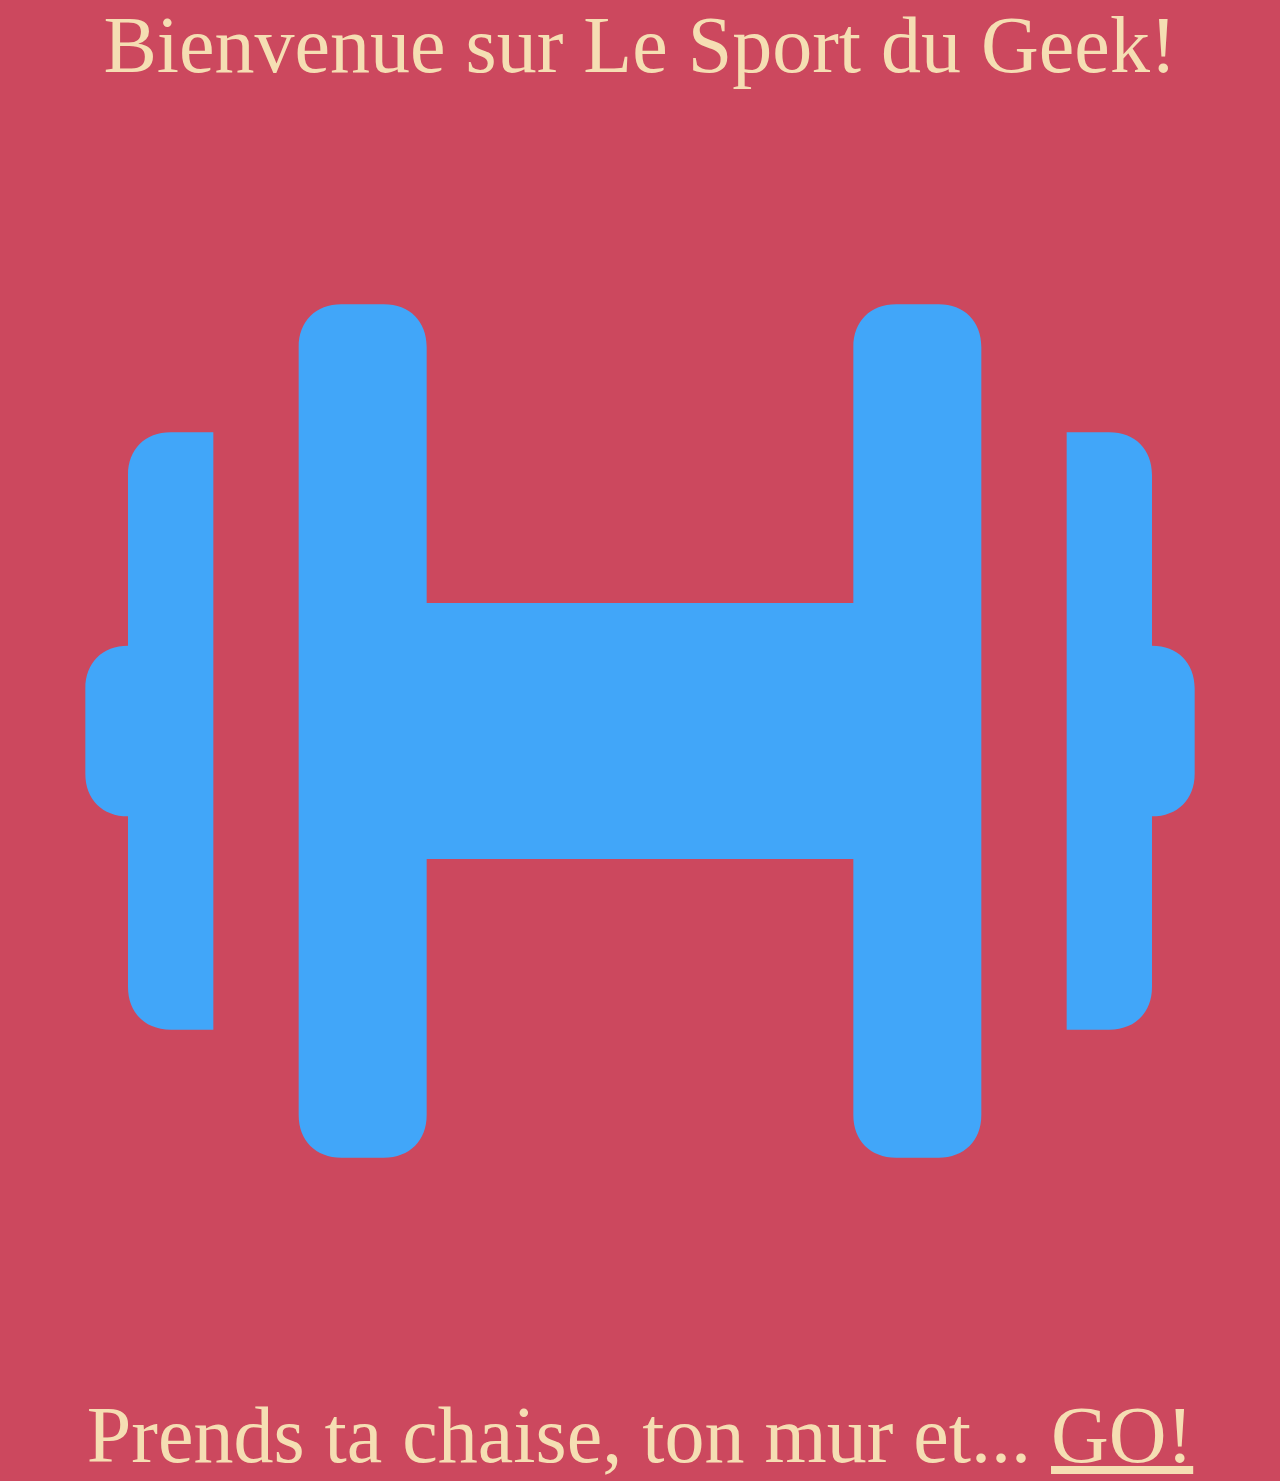
<file: index.html>
<!DOCTYPE html>
<html lang="fr">
<head>
    <title>Prêt? Partez!</title>
    <meta charset="utf-8"/>
    <link rel="stylesheet" href="style.css">
</head>

<body>
    <div class="accueil">
        <div>Bienvenue sur Le Sport du Geek!</div>
        <img src="images/logo.svg" alt="image du logo">
        Prends ta chaise, ton mur et...
        <a href="sport.html">GO!</a>
    </div>
    
</body>
</html>
</file>
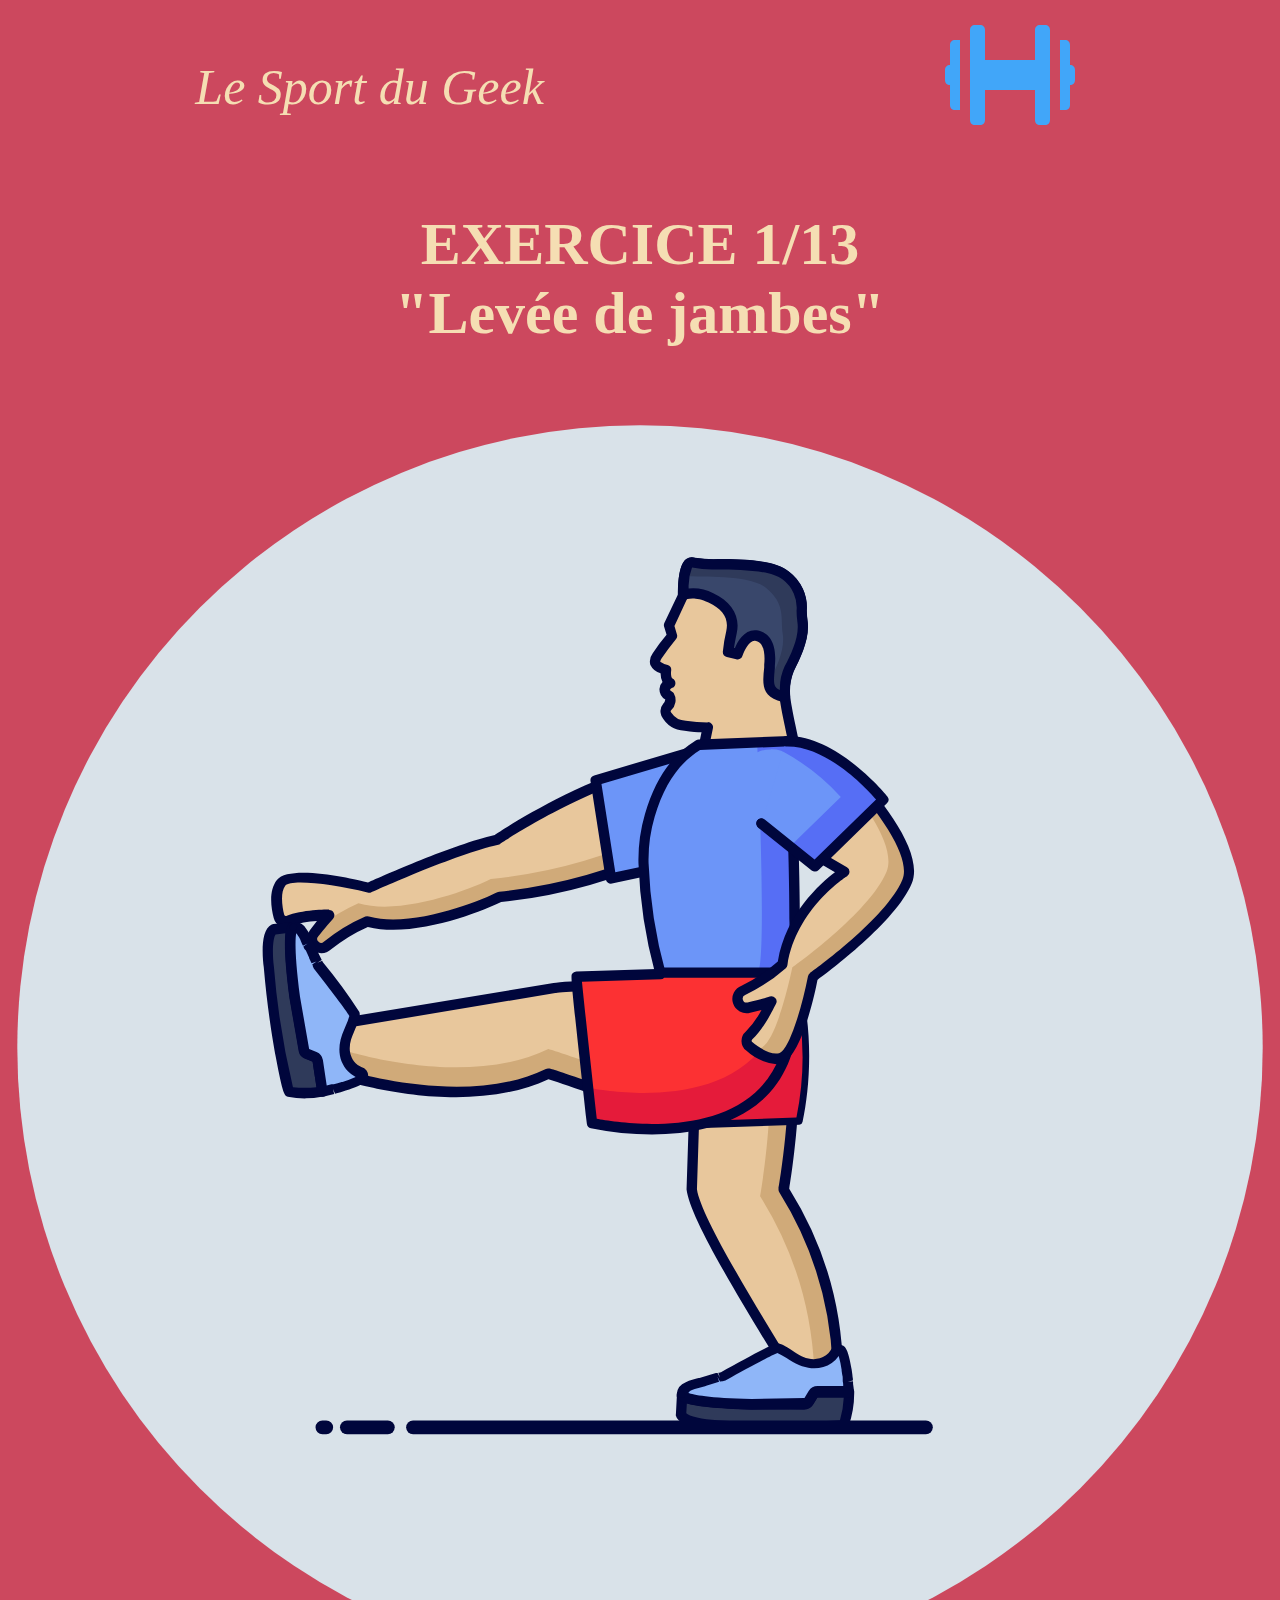
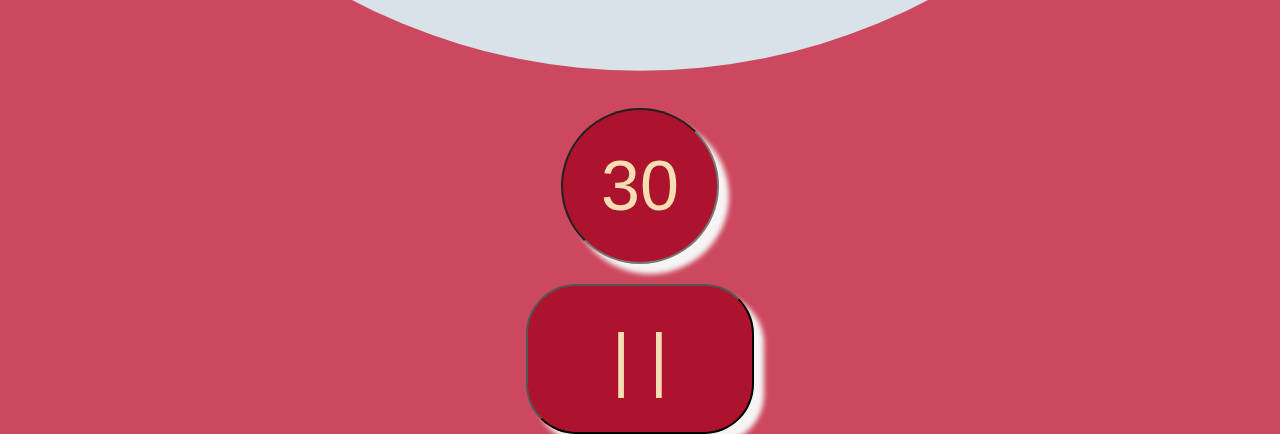
<file: sport.html>
<!DOCTYPE html>
<html lang="fr">
<head>
    <title>Prêt? Partez!</title>
    <meta charset="utf-8"/>
    <link rel="stylesheet" href="style.css">
</head>

<body>

<div class="header">
    <br>
    Le Sport du Geek
    <img class="logo" src="images/logo.svg">
</div>

<div id="page0" display="">
    <p>REPOS!<br>...</p>
    <img class="anim" src="images/pause.svg">
</div>
<div id="page1" display="">
    <p><strong>EXERCICE 1/13</strong><br>"Levée de jambes"</p>
    <img src="images/leveedejambes.svg">
</div>   
<div id="page2" display="">
    <p><strong>EXERCICE 2/13</strong><br>"Fente"</p>
    <img src="images/fente.svg">
</div>
<div id="page3" display="">
    <p><strong>EXERCICE 3/13</strong><br>"Run"</p>
    <img src="images/run.svg">
</div>
<div id="page4" display="">
    <p><strong>EXERCICE 4/13</strong><br>"Yoga"</p>
    <img src="images/yoga.svg">
</div>
<div id="page5" display="">
    <p><strong>EXERCICE 5/13</strong><br>"Levée de jambes"</p>
    <img src="images/leveedejambes.svg">
</div>
<div id="page6" display="">
    <p><strong>EXERCICE 6/13</strong><br>"Fente"</p>
    <img src="images/fente.svg">
</div>
<div id="page7" display="">
    <p><strong>EXERCICE 7/13</strong><br>"Run"</p>
    <img src="images/run.svg">
</div>
<div id="page8" display="">
    <p><strong>EXERCICE 8/13</strong><br>"Yoga"</p>
    <img src="images/yoga.svg">
</div>
<div id="page9" display="">
    <p><strong>EXERCICE 9/13</strong><br>"Levée de jambes"</p>
    <img src="images/leveedejambes.svg">
</div>
<div id="page10" display="">
    <p><strong>EXERCICE 10/13</strong><br>"Fente"</p>
    <img src="images/fente.svg">
</div>
<div id="page11" display="">
    <p><strong>EXERCICE 11/13</strong><br>"Run"</p>
    <img src="images/run.svg">
</div>
<div id="page12" display="">
    <p><strong>EXERCICE 12/13</strong><br>"Yoga"</p>
    <img src="images/yoga.svg">
</div>
<div id="page13" display="">
    <p><strong>EXERCICE 13/13</strong><br>"Levée de jambes"</p>
    <img src="images/leveedejambes.svg">
</div>
<div id="page14" display="">
    Bravo c'est fini!
    <a href="index.html">Retour à l'accueil</a>
</div>

<form name="formulaire">
    <input type="text" id="chrono" value= ""><br>
    <input type="button" value="    | |    " onclick="pause()">
</form>

<script type="text/javascript" src="script.js"></script>

</body>
</html>
</file>
<file: style.css>
body{
    margin:0;
    min-height: 100vh; 
    text-align: center;
    box-sizing: border-box;
    background-color: rgb(204, 72, 94);
}

.header{
    height: 150px;
    background-color: rgb(204, 72, 94);
    color: wheat;
    font-size: 50px;
    font-style: italic;
    display: flex;
    text-align: center;
    justify-content: space-around;
}
input{
    margin-top: 20px;
    height: 150px;
    text-align: center;
    font-size: 70px;
    background-color: rgb(173, 19, 45);
    border-radius: 50px;
    color: wheat;
    box-shadow: 10px 10px 5px rgb(247, 244, 244);  
}
#chrono{
    width: 150px;
    border-radius: 50%;
}
p{
    font-size: 60px;
    color: wheat;
    font-weight: bold;
}
.accueil, #page14{
    font-size: 80px;
    min-height: 100vh;
    background-color: rgb(204, 72, 94);
    color: wheat;
}
a{
    color: wheat;
}
form{
    background-color: rgb(204, 72, 94);
}
#page0{
    background-color: rgb(204, 72, 94);
}
.anim  {
    animation-duration: .8s;
    animation-name: clignoter;
    animation-iteration-count: infinite;
    transition: none;
 }
 @keyframes clignoter {
   0%   { opacity:1; }
   40%   {opacity:0; }
   100% { opacity:1; }
 }
</file>
